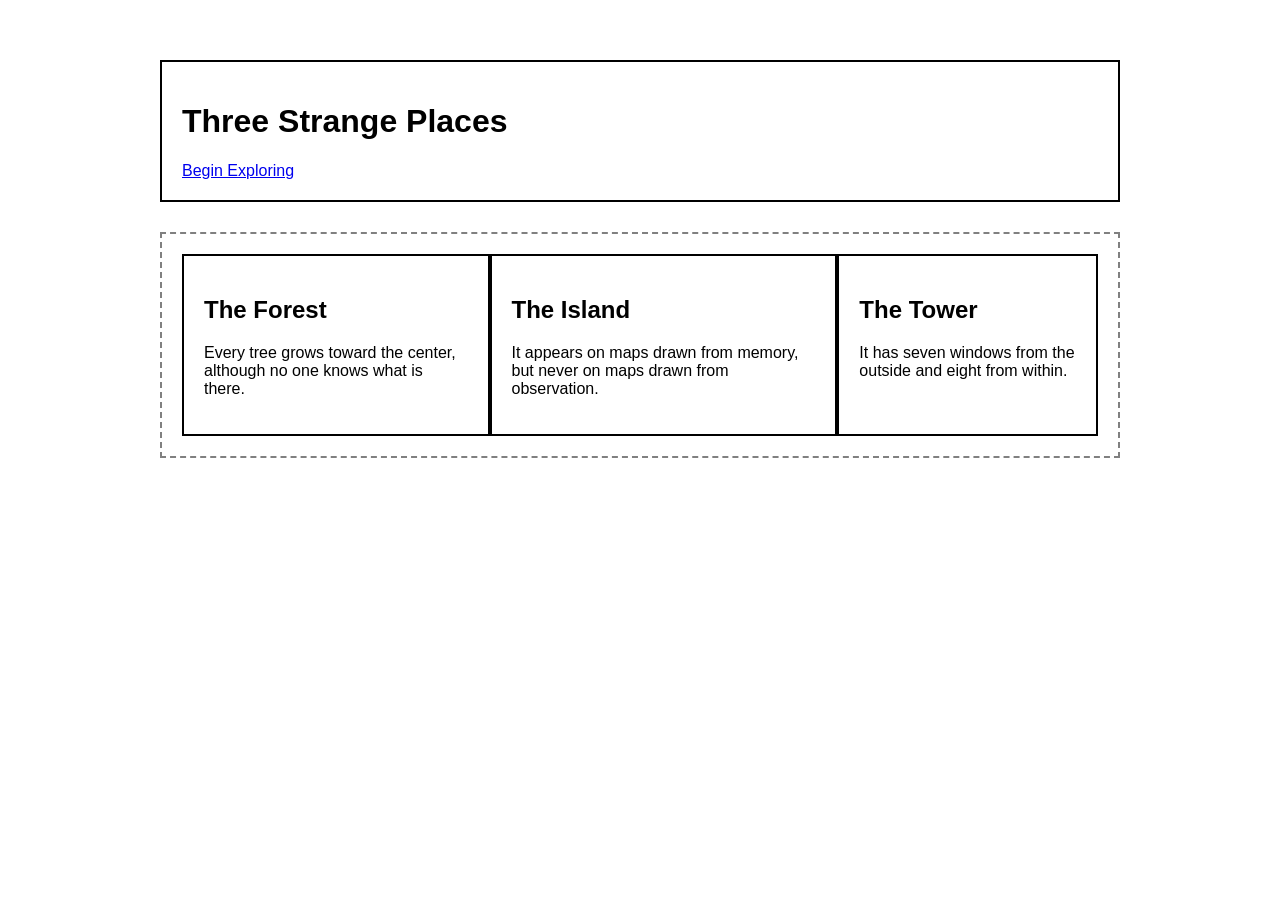
<file: Week 03/exercise one/index.html>
<!DOCTYPE html>
<html lang="en">

<head>
  <meta charset="UTF-8">
  <meta name="viewport" content="width=device-width, initial-scale=1.0">

  <title>Arrange the World</title>

  <link rel="stylesheet" href="style.css">
</head>

<body>

  <header>
    <h1>Three Strange Places</h1>
    <a href="#">Begin Exploring</a>
  </header>

  <main>

    <section class="places">

      <article class="place">
        <h2>The Forest</h2>
        <p>
          Every tree grows toward the center, although no one
          knows what is there.
        </p>
      </article>

      <article class="place">
        <h2>The Island</h2>
        <p>
          It appears on maps drawn from memory, but never on
          maps drawn from observation.
        </p>
      </article>

      <article class="place">
        <h2>The Tower</h2>
        <p>
          It has seven windows from the outside and eight
          from within.
        </p>
      </article>

    </section>

  </main>

</body>

</html>
</file>
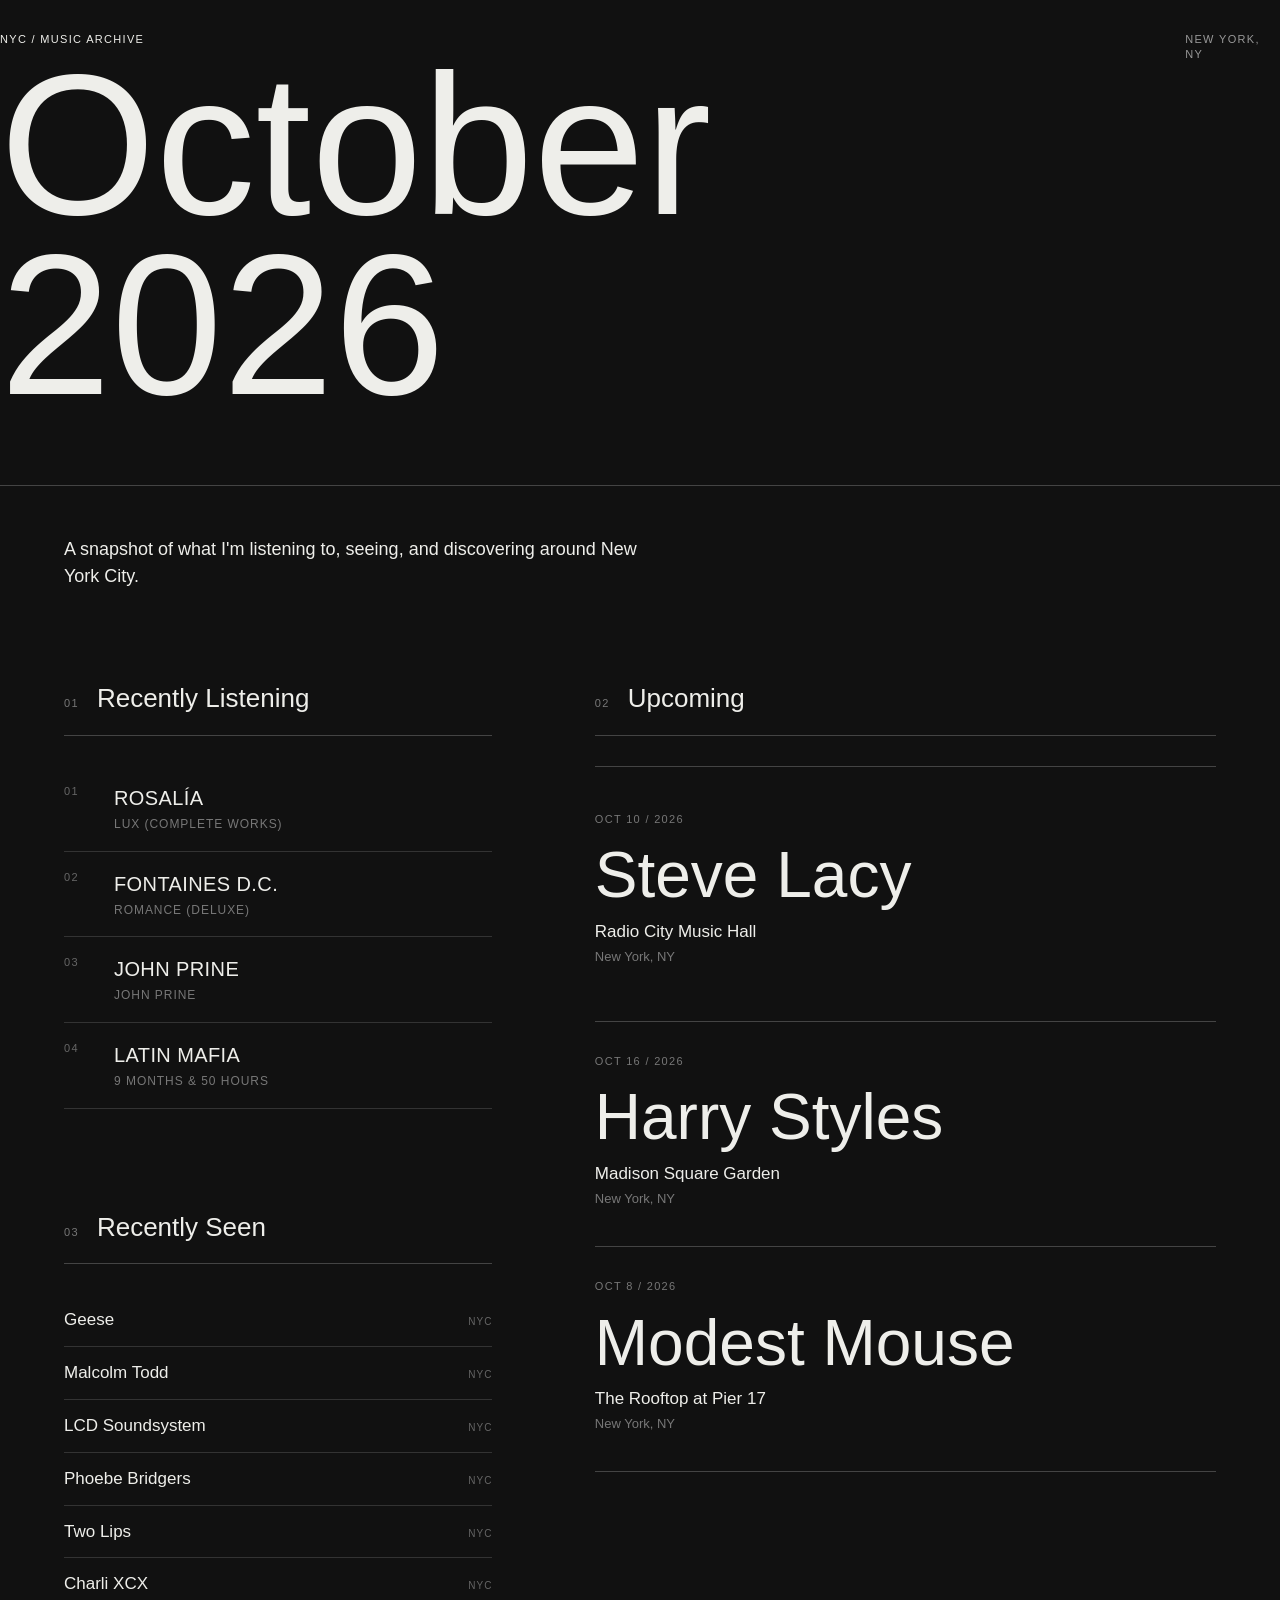
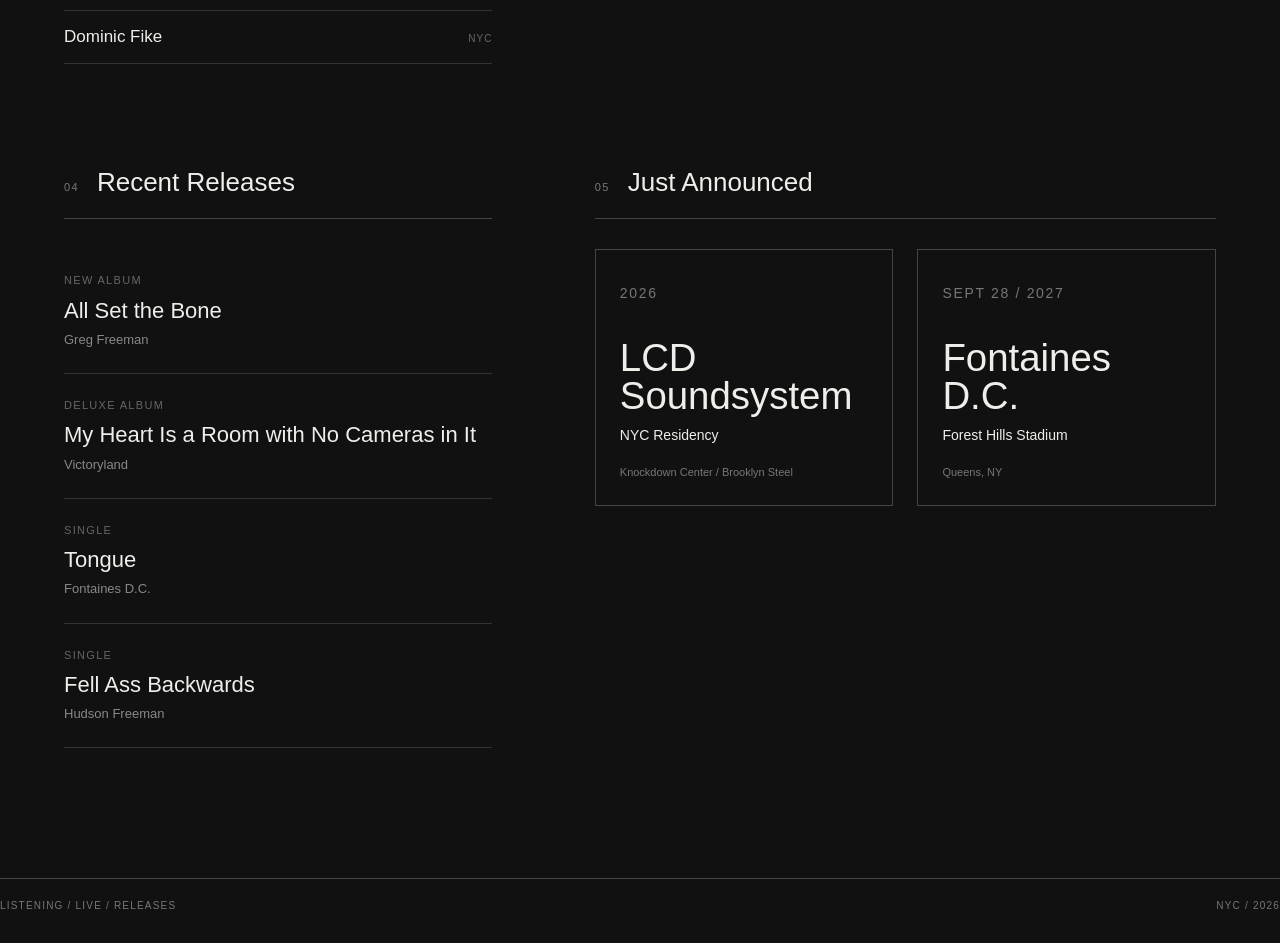
<file: Week 04/assignment/index.html>
<!DOCTYPE html>
<html lang="en">
<head>
    <meta charset="UTF-8">
    <meta name="viewport" content="width=device-width, initial-scale=1.0">

    <title>NYC / Music Archive</title>

    <link rel="stylesheet" href="style.css">
</head>

<body>

    <header class="site-header">

        <section class="header-title">
            <p class="eyebrow">NYC / MUSIC ARCHIVE</p>
            <h1>October 2026</h1>
        </section>

        <p class="header-location">NEW YORK, NY</p>

    </header>


    <main>

        <section class="intro">
            <p>
                A snapshot of what I'm listening to, seeing, and
                discovering around New York City.
            </p>
        </section>


        <section class="music-grid">


            <!-- RECENTLY LISTENING -->

            <section class="section listening">

                <header class="section-header">
                    <span class="section-number">01</span>
                    <h2>Recently Listening</h2>
                </header>

                <section class="listening-list">

                    <article class="listening-item">
                        <span class="item-number">01</span>

                        <section>
                            <h3>ROSALÍA</h3>
                            <p>LUX (Complete Works)</p>
                        </section>
                    </article>


                    <article class="listening-item">
                        <span class="item-number">02</span>

                        <section>
                            <h3>FONTAINES D.C.</h3>
                            <p>Romance (Deluxe)</p>
                        </section>
                    </article>


                    <article class="listening-item">
                        <span class="item-number">03</span>

                        <section>
                            <h3>JOHN PRINE</h3>
                            <p>John Prine</p>
                        </section>
                    </article>


                    <article class="listening-item">
                        <span class="item-number">04</span>

                        <section>
                            <h3>LATIN MAFIA</h3>
                            <p>9 months & 50 hours</p>
                        </section>
                    </article>

                </section>

            </section>



            <!-- UPCOMING CONCERTS -->

            <section class="section upcoming">

                <header class="section-header">
                    <span class="section-number">02</span>
                    <h2>Upcoming</h2>
                </header>


                <section class="upcoming-list">

                    <article class="upcoming-event featured-event">

                        <p class="event-date">OCT 10 / 2026</p>

                        <h3>Steve Lacy</h3>

                        <p class="venue">
                            Radio City Music Hall
                        </p>

                        <p class="city">
                            New York, NY
                        </p>

                    </article>


                    <article class="upcoming-event">

                        <p class="event-date">OCT 16 / 2026</p>

                        <h3>Harry Styles</h3>

                        <p class="venue">
                            Madison Square Garden
                        </p>

                        <p class="city">
                            New York, NY
                        </p>

                    </article>


                    <article class="upcoming-event">

                        <p class="event-date">OCT 8 / 2026</p>

                        <h3>Modest Mouse</h3>

                        <p class="venue">
                            The Rooftop at Pier 17
                        </p>

                        <p class="city">
                            New York, NY
                        </p>

                    </article>

                </section>

            </section>



            <!-- RECENTLY SEEN -->

            <section class="section recently-seen">

                <header class="section-header">
                    <span class="section-number">03</span>
                    <h2>Recently Seen</h2>
                </header>


                <section class="seen-list">

                    <article class="seen-item">
                        <h3>Geese</h3>
                        <span>NYC</span>
                    </article>

                    <article class="seen-item">
                        <h3>Malcolm Todd</h3>
                        <span>NYC</span>
                    </article>

                    <article class="seen-item">
                        <h3>LCD Soundsystem</h3>
                        <span>NYC</span>
                    </article>

                    <article class="seen-item">
                        <h3>Phoebe Bridgers</h3>
                        <span>NYC</span>
                    </article>

                    <article class="seen-item">
                        <h3>Two Lips</h3>
                        <span>NYC</span>
                    </article>

                    <article class="seen-item">
                        <h3>Charli XCX</h3>
                        <span>NYC</span>
                    </article>

                     <article class="seen-item">
                        <h3>Dominic Fike</h3>
                        <span>NYC</span>
                    </article>

                </section>

            </section>



            <!-- RECENT RELEASES -->

            <section class="section releases">

                <header class="section-header">
                    <span class="section-number">04</span>
                    <h2>Recent Releases</h2>
                </header>


                <section class="release-list">

                    <article class="release">

                        <p class="release-type">NEW ALBUM</p>

                        <h3>All Set the Bone</h3>

                        <p class="release-artist">
                            Greg Freeman
                        </p>

                    </article>


                    <article class="release">

                        <p class="release-type">DELUXE ALBUM</p>

                        <h3>
                            My Heart Is a Room
                            with No Cameras in It
                        </h3>

                        <p class="release-artist">
                            Victoryland
                        </p>

                    </article>


                    <article class="release">

                        <p class="release-type">SINGLE</p>

                        <h3>Tongue</h3>

                        <p class="release-artist">
                            Fontaines D.C.
                        </p>

                    </article>


                    <article class="release">

                        <p class="release-type">SINGLE</p>

                        <h3>Fell Ass Backwards</h3>

                        <p class="release-artist">
                            Hudson Freeman
                        </p>

                    </article>

                </section>

            </section>



            <!-- JUST ANNOUNCED -->

            <section class="section announced">

                <header class="section-header">
                    <span class="section-number">05</span>
                    <h2>Just Announced</h2>
                </header>


                <section class="announcement-list">

                    <article class="announcement">

                        <p class="announcement-date">
                            2026
                        </p>

                        <h3>LCD Soundsystem</h3>

                        <p>
                            NYC Residency
                        </p>

                        <span>
                            Knockdown Center / Brooklyn Steel
                        </span>

                    </article>


                    <article class="announcement">

                        <p class="announcement-date">
                            SEPT 28 / 2027
                        </p>

                        <h3>Fontaines D.C.</h3>

                        <p>
                            Forest Hills Stadium
                        </p>

                        <span>
                            Queens, NY
                        </span>

                    </article>

                </section>

            </section>


        </section>

    </main>


    <footer class="site-footer">

        <p>LISTENING / LIVE / RELEASES</p>

        <p>NYC / 2026</p>

    </footer>

</body>
</html>
</file>
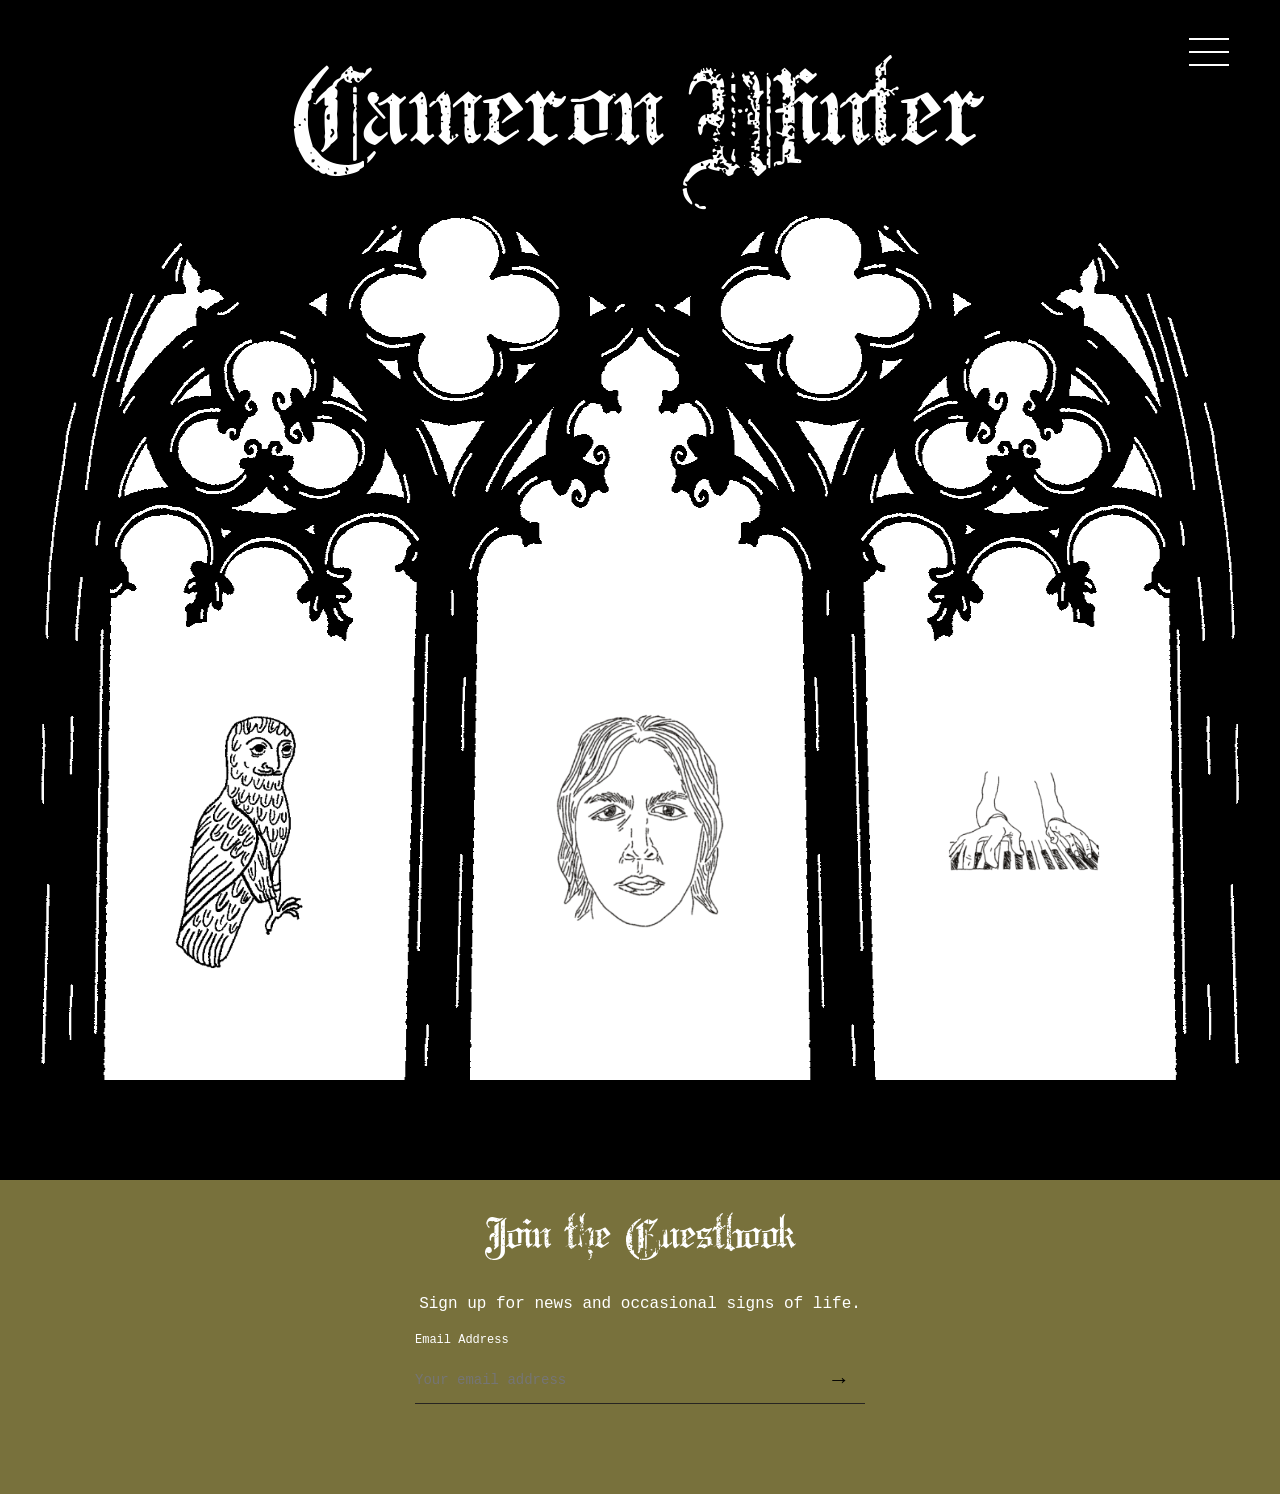
<file: Week 06/cameron_winter_website/index.html>
<!DOCTYPE html>
<html lang="en">

<head>
    <meta charset="UTF-8">
    <meta name="viewport" content="width=device-width, initial-scale=1.0">
    <title>Cameron Winter</title>
    <link rel="stylesheet" href="style.css">
      <link rel="stylesheet" href="menu.css">
</head>

<body>


<!-- UNIVERSAL NAVIGATION -->

<!-- Hidden checkbox controlling menu -->
<input type="checkbox"
       id="menu-toggle"
       class="menu-toggle"
       aria-label="Toggle navigation menu">


<!-- Hamburger icon -->
<label for="menu-toggle" class="hamburger">
    <span></span>
    <span></span>
    <span></span>
</label>


<!-- Dark overlay (click to close) -->
<label for="menu-toggle"
       class="menu-overlay"
       aria-label="Close navigation menu">
</label>


<!-- Slide-out navigation -->
<nav class="side-menu" aria-label="Main navigation">

    <!-- X to close menu -->
    <label for="menu-toggle"
           class="menu-close"
           aria-label="Close navigation menu">
        &times;
    </label>


    <!-- Menu links -->
    <div class="menu-links">

        <a href="dreams.html">dreams</a>

        <a href="https://cameronwinter.lnk.to/LiveatCarnegieHall"
           target="_blank"
           rel="noopener noreferrer">
            listen
        </a>

        <a href="in_the_world.html">in the world</a>

        <a href="theories.html">theories</a>

        <a href="portraits.html">portraits</a>

        <a href="index.html#signup">guestbook</a>

        <a href="store.html">store</a>

    </div>

</nav>


  <!-- Opening Gate Animation -->
    <div class="intro">
        <img src="assets/Gate_Animation.gif" alt="Opening gate animation">
    </div>

<!-- homepage -->
<main class="homepage">

    <!-- header -->
    <header class="home-header">

        <!-- CAMERON WINTER TITLE -->
        <h1 class="home-title">
            <span class="title-cameron">Cameron</span>
            <span class="title-winter">Winter</span>
        </h1>


    </header>

    <!-- DARK OVERLAY -->
<div class="menu-overlay"></div>


<!-- SLIDE-OUT NAVIGATION -->
<nav class="side-menu" id="side-menu" aria-label="Main navigation">

    <button class="menu-close"
            type="button"
            aria-label="Close menu">
        &times;
    </button>

    <div class="menu-links">

        <a href="dreams.html">Dreams</a>

        <a href="https://cameronwinter.lnk.to/LiveatCarnegieHall"
           target="_blank"
           rel="noopener noreferrer">Listen</a>

        <a href="in_the_world.html">In the World</a>

        <a href="theories.html">Theories</a>

        <a href="portraits.html">Portraits</a>

        <a href="index.html#signup">Guestbook</a>

        <a href="store.html">Store</a>

    </div>

</nav>


<!-- windows and illustrations -->
<section class="window-section">

    <div class="window-stage">

        <!-- gothic window PNG -->
        <img src="assets/WindowsUpdated.png"
             class="window-drawing"
             alt="Decorative gothic windows">

        <!-- clickable illustrations -->
        <div class="window-links">

            <!-- left window: owl -->
            <a href="dreams.html" class="window-link owl-link">
                <img src="assets/owl.png"
                     class="window-art"
                     alt="Owl illustration">

                <span class="hover-title">Dreams</span>
            </a>

            <!-- center window: portrait -->
            <a href="https://cameronwinter.lnk.to/LiveatCarnegieHall"
               target="_blank"
               rel="noopener noreferrer"
               class="window-link portrait-link">

                <img src="assets/portrait.png"
                     class="window-art"
                     alt="Cameron Winter portrait">

                <span class="hover-title">Listen</span>
            </a>

            <!-- right window: piano -->
            <a href="in_the_world.html"
               class="window-link piano-link">

                <img src="assets/piano.png"
                     class="window-art"
                     alt="Hands playing piano">

                <span class="hover-title">In the World</span>
            </a>

        </div>

    </div>

</section>


    <!-- scroll down for email -->
    <a href="#signup" class="scroll-text">
        Sign up below ↓
    </a>

</main>

  <!-- black stripe below windows -->
    <div 
    class="black-stripe">
    </div>

    <!-- email sign up section -->
    <footer id="signup" class="signup-section">

<!-- email sign up section -->
<footer id="signup" class="signup-section">

    <h2>Join the Guestbook</h2>

    <p>Sign up for news and occasional signs of life.</p>

    <!-- email form -- doesn't actually function-->
    <form class="email-form">

        <label for="email">Email Address</label>

        <div class="email-box">
            <input
                type="email"
                id="email"
                name="email"
                placeholder="Your email address"
                required>

            <button type="submit" aria-label="Submit email">
                →
            </button>
        </div>

    </form>

</footer>

</body>
</html>
</file>
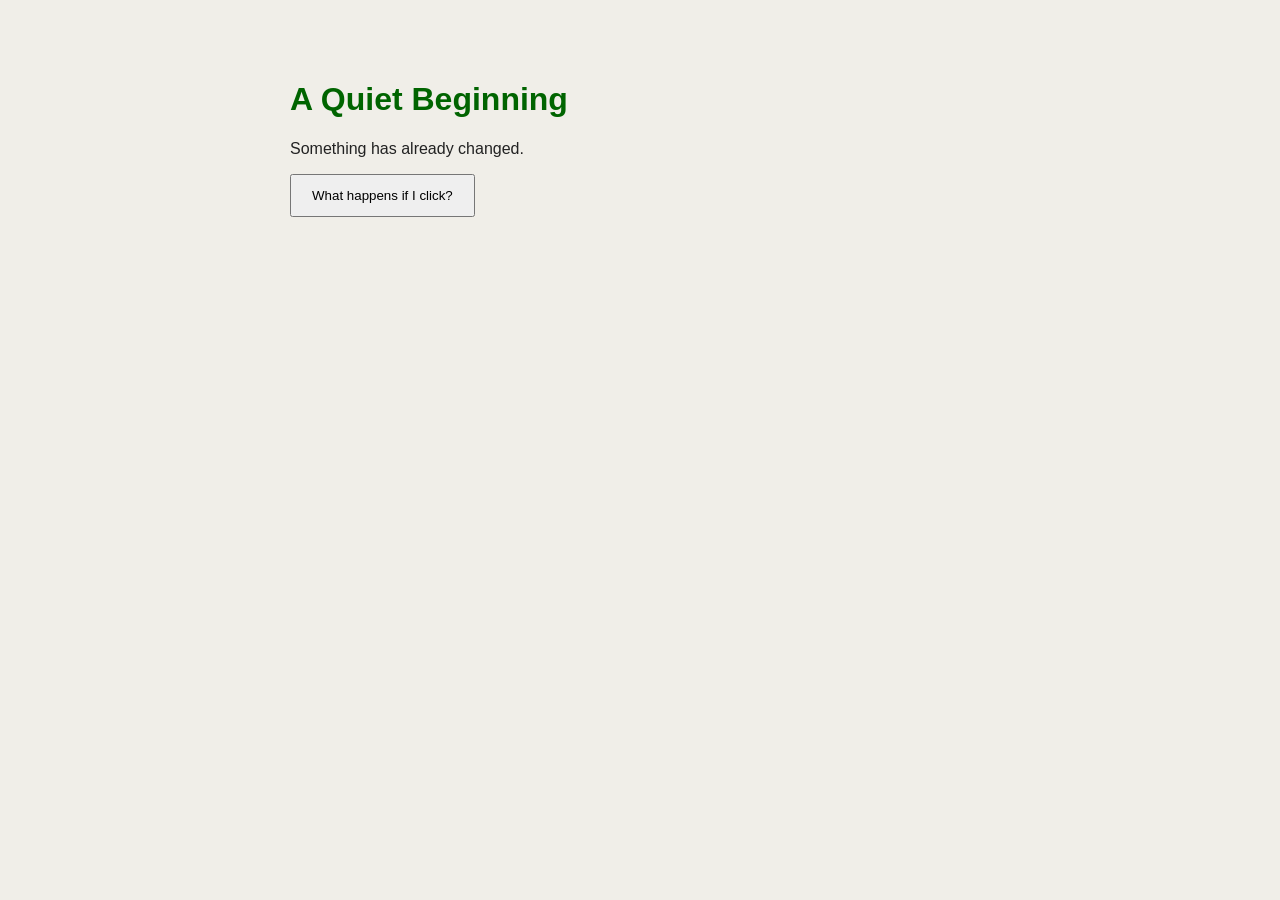
<file: Week 07/first-javascript/index.html>
<!DOCTYPE html>
<html lang="en">

<head>
  <meta charset="UTF-8">
  <meta name="viewport" content="width=device-width, initial-scale=1.0">
  <title>First JavaScript Experiment</title>
  <link rel="stylesheet" href="style.css">
  <script src="script.js" defer></script>
</head>

<body>

  <main>
    <h1 id="title">A Quiet Beginning</h1>

    <p id="message">
      Nothing unusual has happened yet.
    </p>

    <button id="change-button">
      What happens if I click?
    </button>
  </main>

</body>
</html>
</file>
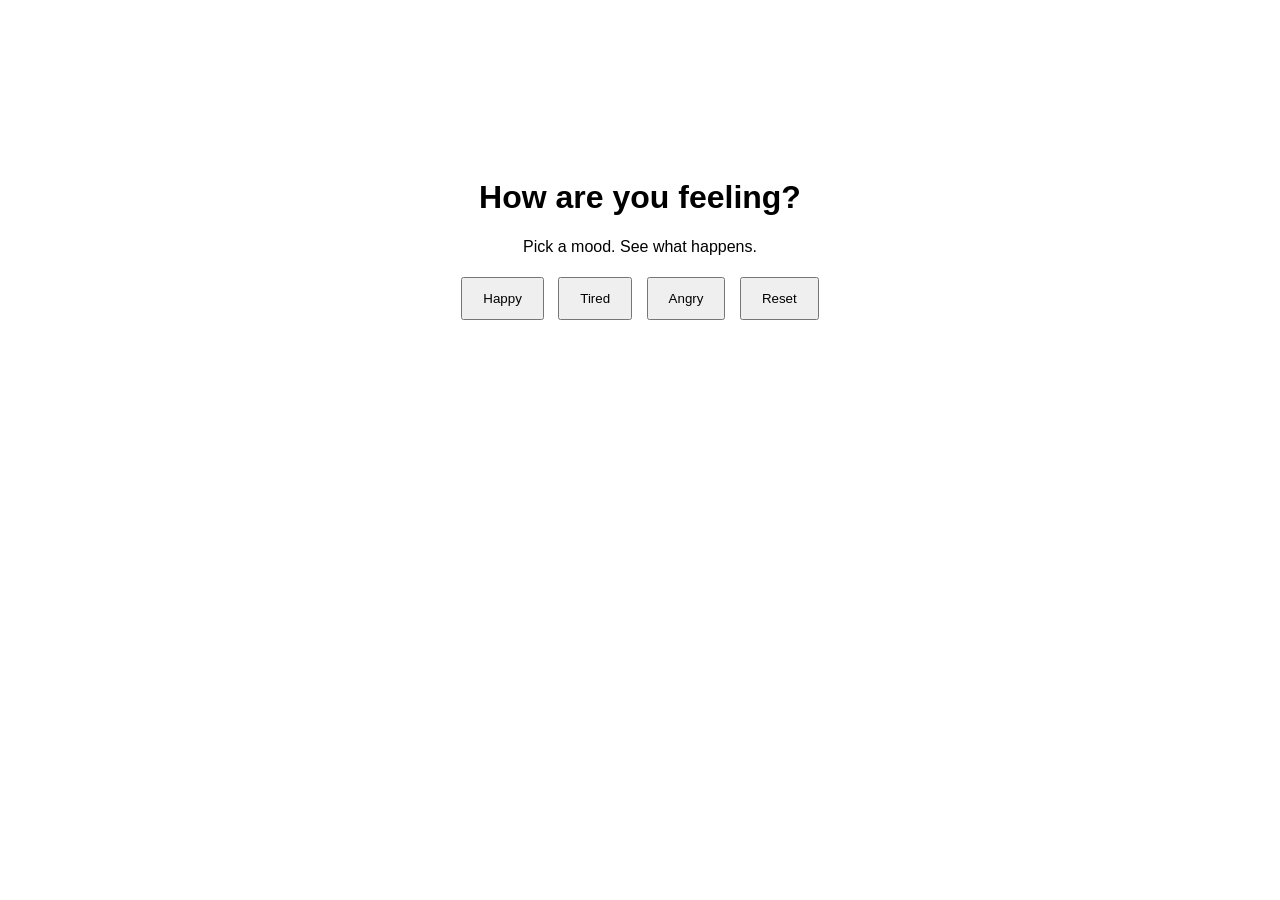
<file: Week 07/homework/index.html>
<!DOCTYPE html>
<html lang="en">
<head>
  <meta charset="UTF-8">
  <meta name="viewport" content="width=device-width, initial-scale=1.0">
  <title>Pick a Mood</title>
  <link rel="stylesheet" href="style.css">
  <script src="script.js" defer></script>
</head>
<body>
  <h1 id="title">How are you feeling?</h1>
  <p id="message">Pick a mood. See what happens.</p>

  <button id="happy">Happy</button>
  <button id="tired">Tired</button>
  <button id="angry">Angry</button>
  <button id="reset">Reset</button>
</body>
</html>
</file>
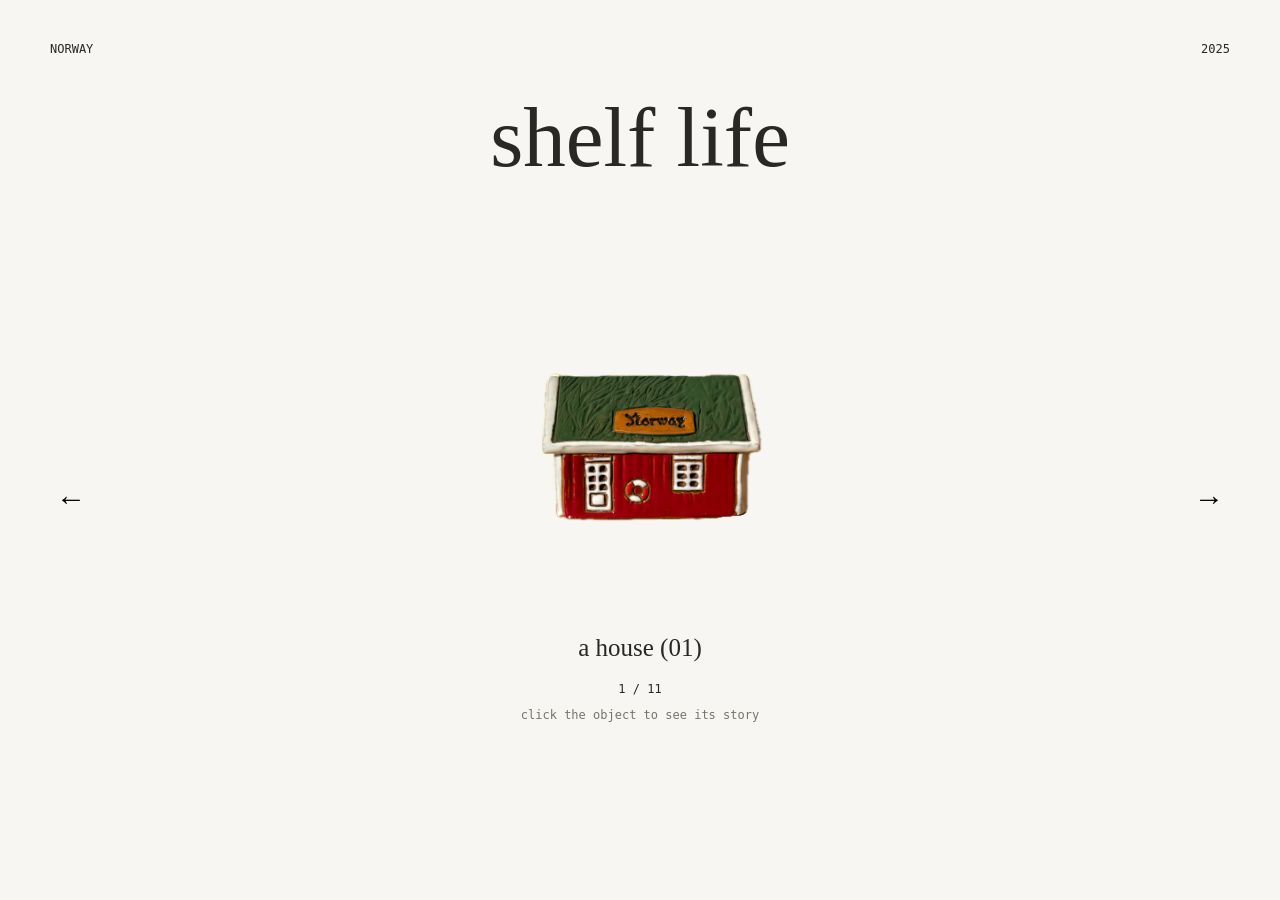
<file: Week 08/shelf life/index.html>
<!DOCTYPE html>
<html lang="en">

<head>
    <meta charset="UTF-8">
    <meta name="viewport" content="width=device-width, initial-scale=1.0">

    <title>shelf life</title>

    <link rel="stylesheet" href="style.css">
    <script src="script.js" defer></script>
</head>

<body>

    <main>

        <header>

            <section class="details">
                <p id="location"></p>
                <p id="year"></p>
            </section>

            <h1>shelf life</h1>

        </header>


        <section class="collection">

            <button id="previous">←</button>

            <section class="object">

                <section id="display">

                    <img id="object-image" src="" alt="">

                    <section id="story">
                        <h2 id="story-title"></h2>
                        <p id="story-text"></p>
                    </section>

                </section>

                <h2 id="object-name"></h2>

                <p id="counter"></p>

                <p class="instruction">click the object to see its story</p>

            </section>

            <button id="next">→</button>

        </section>

    </main>

</body>
</html>
</file>
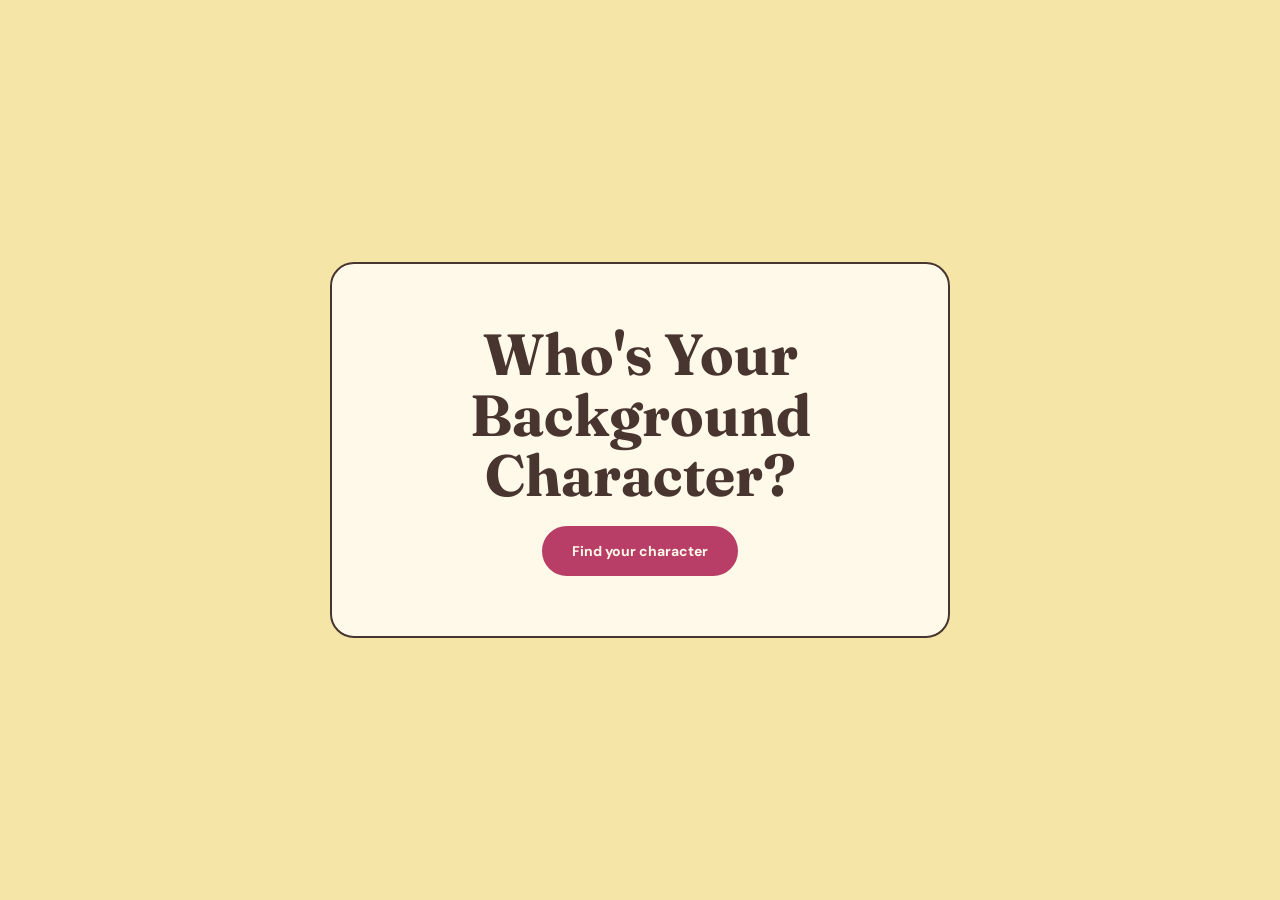
<file: Week 09/homework/index.html>
<!DOCTYPE html>
<html lang="en">
<head>
    <meta charset="UTF-8">
    <meta name="viewport" content="width=device-width, initial-scale=1.0">
    <title>Who's Your Background Character?</title>
    <link rel="stylesheet" href="style.css">
</head>

<body>

    <main class="container">

        <!-- HOME SCREEN -->
        <section id="home-screen" class="screen">

            <h1>Who's Your<br>Background Character?</h1>


            <button id="start-button" class="main-button">
                Find your character
            </button>
        </section>


        <!-- QUESTION 1 -->
        <section id="question-1" class="screen" hidden>
            <p class="eyebrow">A LITTLE ABOUT YOU</p>

            <h2>What's your ideal way to spend an afternoon?</h2>

            <div class="answers">
                <label class="answer">
                    <input type="radio" name="q1" value="coffee">
                    <span>Sitting in a coffee shop</span>
                </label>

                <label class="answer">
                    <input type="radio" name="q1" value="headphone">
                    <span>Wandering around with no destination</span>
                </label>

                <label class="answer">
                    <input type="radio" name="q1" value="bodega">
                    <span>Staying home</span>
                </label>

                <label class="answer">
                    <input type="radio" name="q1" value="sidequest">
                    <span>Going somewhere just to look around</span>
                </label>
            </div>

            <p class="error-message" id="error-1"></p>

            <button class="main-button next-button" data-next="2">
                Next
            </button>
        </section>


        <!-- QUESTION 2 -->
        <section id="question-2" class="screen" hidden>
            <p class="eyebrow">A LITTLE ABOUT YOU</p>

            <h2>What's most likely to distract you?</h2>

            <div class="answers">
                <label class="answer">
                    <input type="radio" name="q2" value="bodega">
                    <span>An animal I see on the street</span>
                </label>

                <label class="answer">
                    <input type="radio" name="q2" value="headphone">
                    <span>A song playing somewhere</span>
                </label>

                <label class="answer">
                    <input type="radio" name="q2" value="pigeon">
                    <span>Something interesting happening nearby</span>
                </label>

                <label class="answer">
                    <input type="radio" name="q2" value="coffee">
                    <span>A good-looking dessert</span>
                </label>
            </div>

            <p class="error-message" id="error-2"></p>

            <button class="main-button next-button" data-next="3">
                Next
            </button>
        </section>


        <!-- QUESTION 3 -->
        <section id="question-3" class="screen" hidden>
            <p class="eyebrow">ALMOST THERE</p>

            <h2>What's your current energy level?</h2>

            <div class="answers">
                <label class="answer">
                    <input type="radio" name="q3" value="bodega">
                    <span>Barely functioning</span>
                </label>

                <label class="answer">
                    <input type="radio" name="q3" value="sidequest">
                    <span>Slowly getting there</span>
                </label>

                <label class="answer">
                    <input type="radio" name="q3" value="pigeon">
                    <span>Ready for anything</span>
                </label>
            </div>

            <p class="error-message" id="error-3"></p>

            <button class="main-button" id="result-button">
                Reveal my character
            </button>
        </section>


        <!-- RESULTS SCREEN -->
        <section id="results-screen" class="screen" hidden>
            <p class="eyebrow">YOUR OFFICIAL UNOFFICIAL RESULT</p>

            <p id="result-emoji" class="result-emoji"></p>

            <h2 id="result-title"></h2>

            <p id="result-description" class="result-description"></p>

            <button id="reset-button" class="main-button">
                Find another character
            </button>
        </section>

    </main>

    <script src="script.js"></script>
</body>
</html>
</file>
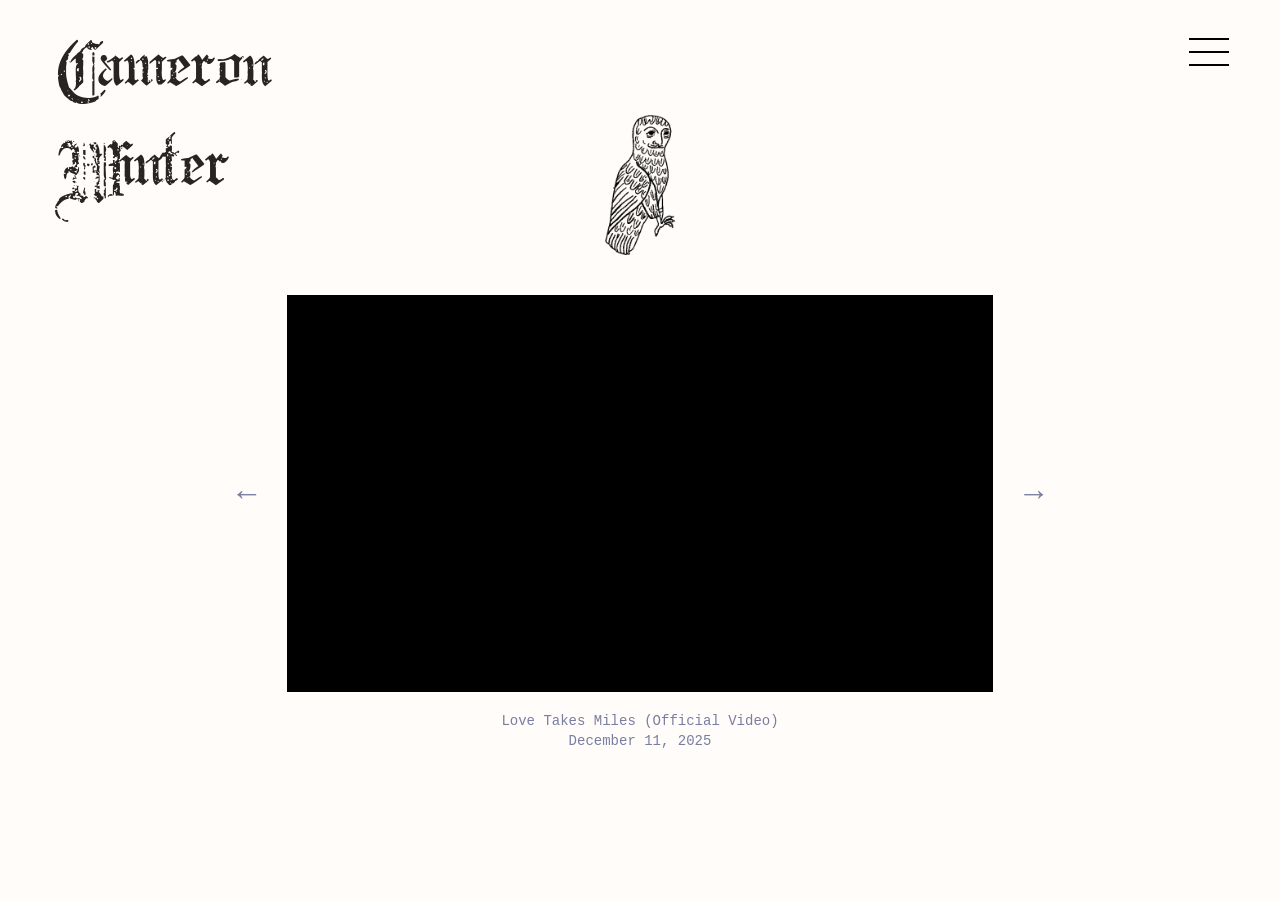
<file: Week 06/cameron_winter_website/dreams.html>
<!DOCTYPE html>
<html lang="en">

<head>
    <meta charset="UTF-8">
    <meta name="viewport"
          content="width=device-width, initial-scale=1.0">

    <title>Dreams | Cameron Winter</title>

    <link rel="stylesheet" href="dreams.css">
    <link rel="stylesheet" href="menu.css">

    <script src="dreams.js" defer></script>
</head>

<body>

    <!-- UNIVERSAL NAVIGATION -->

    <input type="checkbox"
           id="menu-toggle"
           class="menu-toggle"
           aria-label="Toggle navigation menu">

    <label for="menu-toggle" class="hamburger">
        <span></span>
        <span></span>
        <span></span>
    </label>

    <label for="menu-toggle"
           class="menu-overlay"
           aria-label="Close navigation menu">
    </label>

    <nav class="side-menu" aria-label="Main navigation">

        <label for="menu-toggle"
               class="menu-close"
               aria-label="Close navigation menu">
            &times;
        </label>

        <div class="menu-links">
            <a href="dreams.html">Dreams</a>

            <a href="https://cameronwinter.lnk.to/LiveatCarnegieHall"
               target="_blank"
               rel="noopener noreferrer">Listen</a>

            <a href="in-the-world.html">In the World</a>

            <a href="theories.html">Theories</a>

            <a href="portraits.html">Portraits</a>

            <a href="index.html#signup">Guestbook</a>

            <a href="store.html">Store</a>
        </div>

    </nav>


    <!-- HEADER -->

    <header class="dreams-header">

        <a href="index.html" class="logo">
            <span>Cameron</span>
            <span>Winter</span>
        </a>

    </header>


    <!-- MAIN CONTENT -->

    <main class="dreams-page">

        <!-- OWL ILLUSTRATION -->

        <div class="dreams-owl">
            <img src="assets/owl.png"
                 alt="Owl illustration">
        </div>


        <!-- VIDEO CAROUSEL -->

        <section class="dreams-carousel"
                 aria-label="Cameron Winter music videos">

            <div class="carousel-layout">

                <!-- PREVIOUS VIDEO -->
                <button class="carousel-arrow previous"
                        type="button"
                        aria-label="Previous video">
                    &#8592;
                </button>


               <!-- YOUTUBE VIDEO -->


<div class="video-container">

    <iframe
        id="dreams-video"
        src="https://www.youtube.com/embed/U4UFAejSQFA?si=jux9-E1seYevLEjH"
        title="Cameron Winter music video"
        referrerpolicy="strict-origin-when-cross-origin"
        allow="accelerometer; autoplay; clipboard-write; encrypted-media; gyroscope; picture-in-picture; web-share"
        allowfullscreen>
    </iframe>

</div>



                <!-- NEXT VIDEO -->
                <button class="carousel-arrow next"
                        type="button"
                        aria-label="Next video">
                    &#8594;
                </button>

            </div>


            <!-- VIDEO CAPTION -->

            <div class="video-caption" aria-live="polite">

                <p id="video-title">
                    Love Takes Miles (Official Video)
                </p>

                <p id="video-date">
                    December 11, 2025
                </p>

            </div>

        </section>


    </main>

</body>
</html>
</file>
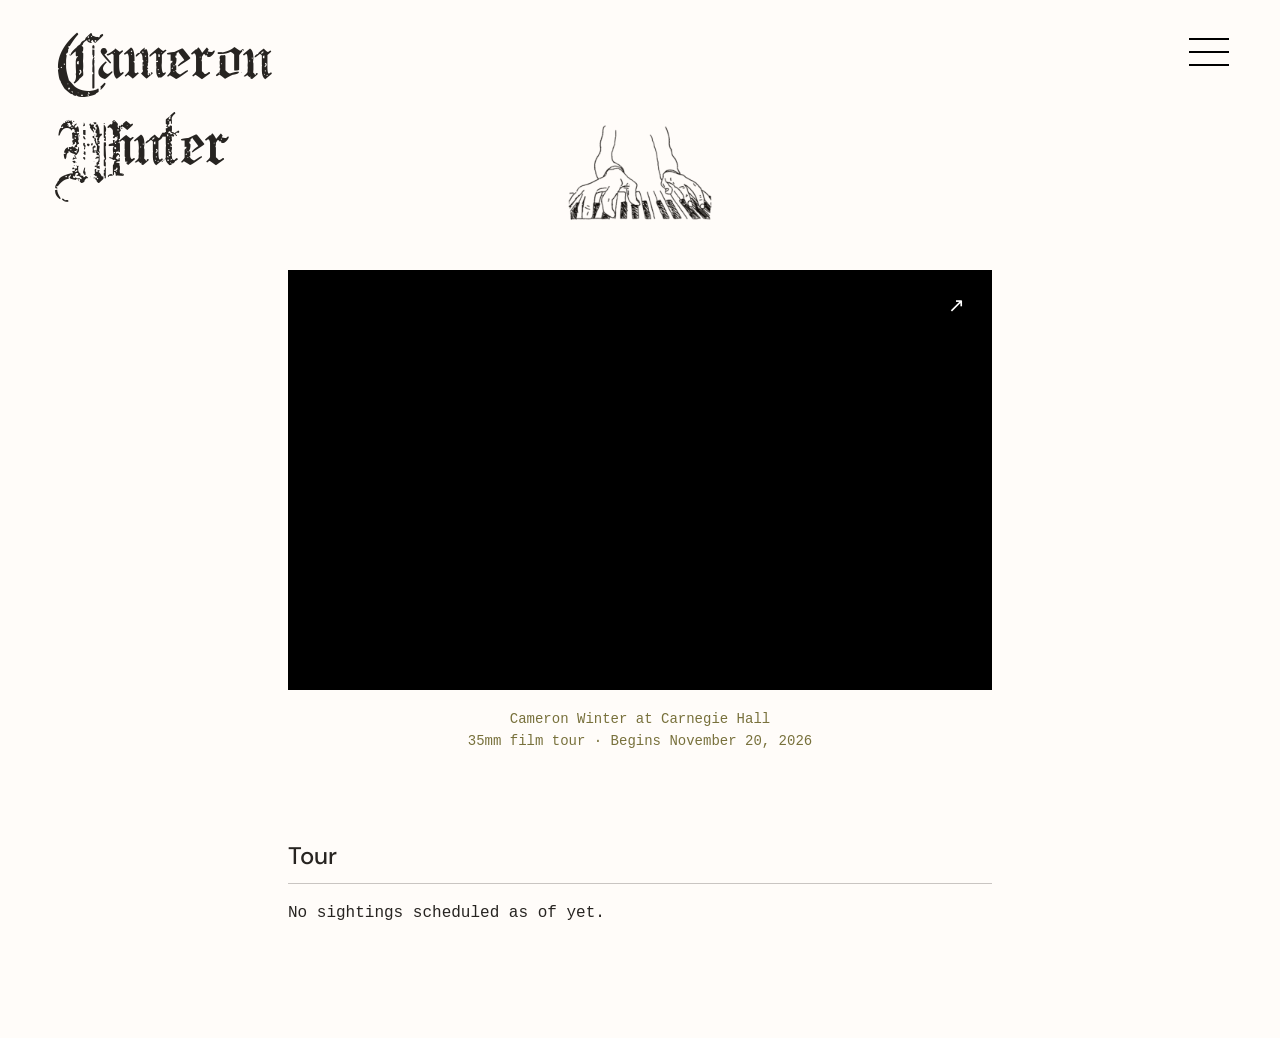
<file: Week 06/cameron_winter_website/in_the_world.html>
<!DOCTYPE html>
<html lang="en">

<head>
    <meta charset="UTF-8">
    <meta name="viewport" content="width=device-width, initial-scale=1.0">

    <title>In the World | Cameron Winter</title>

    <link rel="stylesheet" href="in_the_world.css">
      <link rel="stylesheet" href="menu.css">
</head>

<body>


<!-- UNIVERSAL NAVIGATION -->

<!-- Hidden checkbox controlling menu -->
<input type="checkbox"
       id="menu-toggle"
       class="menu-toggle"
       aria-label="Toggle navigation menu">


<!-- Hamburger icon -->
<label for="menu-toggle" class="hamburger">
    <span></span>
    <span></span>
    <span></span>
</label>


<!-- Dark overlay (click to close) -->
<label for="menu-toggle"
       class="menu-overlay"
       aria-label="Close navigation menu">
</label>


<!-- Slide-out navigation -->
<nav class="side-menu" aria-label="Main navigation">

    <!-- X to close menu -->
    <label for="menu-toggle"
           class="menu-close"
           aria-label="Close navigation menu">
        &times;
    </label>


    <!-- Menu links -->
    <div class="menu-links">

        <a href="dreams.html">dreams</a>

        <a href="https://cameronwinter.lnk.to/LiveatCarnegieHall"
           target="_blank"
           rel="noopener noreferrer">
            listen
        </a>

        <a href="in_the_world.html">in the world</a>

        <a href="theories.html">theories</a>

        <a href="portraits.html">portraits</a>

        <a href="index.html#signup">guestbook</a>

        <a href="store.html">store</a>

    </div>

</nav>


    <!-- HEADER -->
    <header class="world-header">

        <!-- Cameron Winter wordmark -->
        <a href="index.html" class="logo">
            <span>Cameron</span>
            <span>Winter</span>
        </a>

    </header>


    <!-- MAIN PAGE -->
    <main class="world-page">

        <!-- Piano hands illustration -->
        <div class="pianoHands">
            <img src="assets/piano.png"
                 alt="Hands playing piano">
        </div>


        <!-- FILM WEBSITE SECTION -->
        <section class="film-section">
<!-- embedded website part -->
           <div class="film-embed">

    <iframe
        src="https://cameronwinter.film/"
        title="Cameron Winter at Carnegie Hall"
        loading="lazy">
    </iframe>

    <a href="https://cameronwinter.film/"
       target="_blank"
       rel="noopener noreferrer"
       class="film-open-link"
       aria-label="Open full film website">
        ↗
    </a>

</div>

            <!-- Link to full external website -->
            <a href="https://cameronwinter.film/"
               target="_blank"
               rel="noopener noreferrer"
               class="film-caption">

                <span>Cameron Winter at Carnegie Hall</span>

                <span>35mm film tour · Begins November 20, 2026 </span>

            </a>

        </section>


        <!-- TOUR SECTION -->
        <section class="tour-section">

            <h2>Tour</h2>

            <div class="tour-divider"></div>

            <p>No sightings scheduled as of yet.</p>

        </section>

    </main>

</body>
</html>
</file>
<file: Week 03/exercise one/style.css>
* {
  box-sizing: border-box;
}

body {
  max-width: 1000px;
  margin: 40px auto;
  padding: 20px;
  font-family: Arial, sans-serif;
}

header {
  padding: 20px;
  border: 2px solid black;
  position:static;
}

.places {
  margin-top: 30px;
  padding: 20px;
  border: 2px dashed gray;
display: flex;

}

.place {
  padding: 20px;
  border: 2px solid black;
}
</file>
<file: Week 04/assignment/style.css>
* {
    box-sizing: border-box;
}

html {
    scroll-behavior: smooth;
}

body {
    margin: 0;

    background: #111111;
    color: #eeeeea;

    font-family: Arial, Helvetica, sans-serif;

    line-height: 1.4;
}

h1,
h2,
h3,
p {
    margin: 0;
}

section {
    min-width: 0;
}


/*  HEADER */

.site-header {

    max-width: 1400px; 
    margin: 0 auto;

    padding: 32px 0 70px;

    display: flex;
    justify-content: space-between;
    align-items: flex-start;

    border-bottom: 1px solid #444444;
}

.eyebrow,
.header-location,
.section-number,
.item-number,
.event-date,
.release-type,
.announcement-date {
    font-size: 11px;

    letter-spacing: 0.12em;

    text-transform: uppercase;
}

.header-title h1 {
    margin-top: 8px;

    font-size: 200px; 

    font-weight: 400;

    line-height: 0.9;
    transition:1s;
}

.header-location {
    color: #999999;
}


/* MAIN */

main {
 
    max-width: 1400px;
  width: 90%;

    margin: 0 auto;
}


/*  INTRO */

.intro {

    width: 50%;
    padding: 50px 0 90px;
}

.intro p {
    font-size: 18px;

    line-height: 1.5;
}


/* MAIN GRID */

/*
    The main composition uses two columns.

    The left side contains smaller supporting
    sections.

    The right side gives more space to
    upcoming concerts, making them the
    dominant part of the composition.
*/

.music-grid {
    display: grid;

    grid-template-columns: 1fr 1.45fr;

    column-gap: 8vw;

    row-gap: 100px;

    align-items: start;
}


/*  SECTION HEADERS */

.section-header {
    display: flex;

    align-items: baseline;

    gap: 18px;

    padding-bottom: 18px;

    margin-bottom: 30px;

    border-bottom: 1px solid #444444;
}

.section-header h2 {
    font-size: 26px;

    font-weight: 400;
}

.section-number {
    color: #777777;
}


/* RECENTLY LISTENING */

.listening {
    grid-column: 1;
}

.listening-list {
    display: flex;

    flex-direction: column;

    gap: 0;
}

.listening-item {
    display: grid;

    grid-template-columns: 35px 1fr;

    gap: 15px;

    padding: 18px 0;

    border-bottom: 1px solid #333333;
}

.item-number {
    color: #666666;
}

.listening-item h3 {
    font-size: 20px;

    font-weight: 400;

    letter-spacing: 0.02em;
}

.listening-item p {
    margin-top: 4px;

    color: #777777;

    font-size: 12px;

    text-transform: uppercase;

    letter-spacing: 0.08em;
}


/* UPCOMING */

.upcoming {
    grid-column: 2;

    grid-row: 1 / span 2;
}

.upcoming-list {
    display: flex;

    flex-direction: column;

    gap: 0;
}

.upcoming-event {
    padding: 32px 0 38px;

    border-bottom: 1px solid #444444;
}

.upcoming-event:first-child {
    border-top: 1px solid #444444;
}

.event-date {
    margin-bottom: 18px;

    color: #777777;
}

.upcoming-event h3 {
    font-size: clamp(38px, 5vw, 70px);

    font-weight: 400;

    line-height: 0.95;
}

.venue {
    margin-top: 14px;

    font-size: 17px;
}

.city {
    margin-top: 4px;

    color: #777777;

    font-size: 13px;
}

.featured-event {
    padding-top: 45px;

    padding-bottom: 55px;
}


/* RECENTLY SEEN */

.recently-seen {
    grid-column: 1;
}

.seen-list {
    display: flex;

    flex-direction: column;

    gap: 0;
}

.seen-item {
    display: flex;

    justify-content: space-between;

    align-items: baseline;

    gap: 20px;

    padding: 14px 0;

    border-bottom: 1px solid #333333;
}

.seen-item h3 {
    font-size: 17px;

    font-weight: 400;
}

.seen-item span {
    color: #666666;

    font-size: 10px;

    letter-spacing: 0.1em;

    text-transform: uppercase;
}


/* RECENT RELEASES */

.releases {
    grid-column: 1;
}

.release-list {
    display: flex;

    flex-direction: column;

    gap: 0;
}

.release {
    padding: 24px 0;

    border-bottom: 1px solid #333333;
}

.release-type {
    margin-bottom: 10px;

    color: #666666;
}

.release h3 {
    font-size: 22px;

    font-weight: 400;

    line-height: 1.1;
}

.release-artist {
    margin-top: 8px;

    font-size: 13px;

    color: #888888;
}


/* JUST ANNOUNCED*/

.announced {
    grid-column: 2;
}

.announcement-list {
    display: grid;

    grid-template-columns: 1fr 1fr;

    gap: 24px;
}

.announcement {
    padding: 24px;

    border: 1px solid #444444;

    min-height: 220px;

    display: flex;

    flex-direction: column;

    justify-content: space-between;
}

.announcement-date {
    color: #777777;
}

.announcement h3 {
    margin-top: 35px;

    font-size: clamp(25px, 3vw, 40px);

    font-weight: 400;

    line-height: 1;
}

.announcement p {
    margin-top: 10px;

    font-size: 14px;
}

.announcement span {
    margin-top: 20px;

    color: #777777;

    font-size: 11px;
}


/*  FOOTER */

.site-footer {
   max-width: 1400px; 

    margin: 130px auto 0;

    padding: 20px 0 30px;

    border-top: 1px solid #444444;

    display: flex;

    justify-content: space-between;

    color: #777777;

    font-size: 10px;

    letter-spacing: 0.12em;
}

@media(max-width: 850px){
    .header-title h1{
font-size: 100px;
    }

@media(max-width: 600px){
    .header-title h1{
        font-size: 50px;
    }
}
}

.upcoming-event h3:hover{
 color: green;
 font-size: 80px;
}

.header-title h1:hover{
    color: orange;
}

.seen-item h3:hover{
    transform: rotate(10deg) scale(1.5);
}
</file>
<file: Week 06/cameron_winter_website/style.css>
/* Constant Page Settings */

* {
    box-sizing: border-box;
}

body {
    margin: 0;
    background-color: #FFFCF9;
}
 /* Homepage Fonts and Colors*/

 @import url('https://fonts.googleapis.com/css2?family=DM+Sans:wght@400;500;600&display=swap');

@font-face {
    font-family: 'Old England Gothic';
    src: url('assets/Old\ England\ Gothic.otf')
         format('TrueType');
         font-weight: normal;
         font-style: normal; 
}

@font-face{
    font-family:'Stamping Nico';
    src: url('assets/Stamping\ Nico.ttf')
    format('TrueType');
    font-weight: normal
}


:root {
    --cream: #FFFCF9;
    --black: #000000;
    --blue: #787EA2;
}

html {
    scroll-behavior: smooth;
}

/* Opening Gate Animation */

.intro {
    position: fixed;
    top: 0;
    left: 0;

    width: 100%;
    height: 100vh;

    background-color: white;
    z-index: 100;

    animation: hideIntro 0s 1.8s forwards;
}

/* Gate GIF*/

.intro img {
    width: 100%;
    height: 100%;
    object-fit: cover;

    animation: hideGate 0s 1.5s forwards;
}

/* to hide the gate after 3 seconds */

@keyframes hideGate {
    to {
        visibility: hidden;
    }
}

/* to hide the white intro screen after 0.3 seconds */

@keyframes hideIntro {
    to {
        visibility: hidden;
    }
}


/* homepage */

.homepage {
    position: relative;

    width: 100%;
    height: 100vh;
    min-height: 0;

    background-color: #000000;

    overflow: hidden;
}



/* homepage background */

.homepage {
    position: relative;
    min-height: 120vh;
    background-color: #FFFCF9;

    display: flex;
    flex-direction: column;
    align-items: center;

    overflow: hidden;
}


/* header */

.home-header {
    position: absolute;

    top: 0;
    left: 0;

    width: 100%;
    height: 180px;

    display: flex;
    justify-content: center;
    align-items: flex-start;

    z-index: 5;
}


/* cameron winter title */

.home-title {
    display: flex;
    justify-content: center;
    align-items: center;

    gap: 25px;

    margin: 45px 0 0;

    font-family: 'Old England Gothic', serif;
    font-size: 155px;
    font-weight: normal;

    color: white;

    position: relative;
    z-index: 4;
}

/* .title-cameron {
    display: inline-block;
    transform: rotate(-5deg) translateY(8px);
} */

/* .title-winter {
    display: inline-block;
    transform: rotate(10deg) translateY(8px);
} */

:root {
    --menu-icon-color: white;
}


/* window section */

.window-section {
    position: absolute;

    top: 0;
    left: 0;

    width: 100%;
    height: 100%;

    margin: 0;
    padding: 0;
}


/* background window panels */

.window-backgrounds {
    position: absolute;
    inset: 0;

    display: flex;
    justify-content: space-around;
    align-items: flex-end;

    padding: 0 10% 5%;
}

.window-panel {
    width: 29%;
    height: 67%;


    border-radius: 48% 48% 7% 7% / 22% 22% 5% 5%;
}

/* window png */

.window-drawing {
    position: absolute;

    top: 0;
    left: 50%;

    width: 110%;
    height: 100%;

    transform: translateX(-50%);

    object-fit: fill;

    pointer-events: none;

    z-index: 1;
}



/* WINDOW SECTION */

.window-section {
    position: absolute;

    top: 0;
    left: 0;

    width: 100%;
    height: 100%;

    margin: 0;
    padding: 0;
}


/* SHARED WINDOW STAGE */

.window-stage {
    position: absolute;

    top: 0;
    left: 50%;

    width: 110%;
    height: 100%;

    transform: translateX(-50%);
}


/* ILLUSTRATION CONTAINER */

.window-links {
    position: absolute;

    inset: 0;

    z-index: 3;

    pointer-events: none;
}


/* INDIVIDUAL ILLUSTRATION LINKS */

.window-link {
    position: absolute;

    top: 76%;

    width: 19%;
    height: 35%;

    transform: translate(-50%, -50%);

    display: block;

    text-decoration: none;
    color: black;

    pointer-events: auto;
}


/* POSITION LINKS IN EACH WINDOW */

/* left window */
.owl-link {
    left: 21.5%;
     width: 13%;
    height: 25%;
    top: 78%;
}

/* center window */
.portrait-link {
    left: 50%;
    width: 13%;
    height: 30%;
}

/* right window */
.piano-link {
    left: 77.3%;
    width: 13%;
    height: 37%;
}


/* SHARED ILLUSTRATION STYLING */

.window-art {
    display: block;

    width: 100%;
    height: 100%;

    object-fit: contain;

    transition: opacity 0.3s ease;
}


/* HOVER TEXT */

.hover-title {
    position: absolute;

    top: 50%;
    left: 50%;

    transform: translate(-50%, -50%);

    font-family: "Courier New", monospace;
    font-size: 22px;
    font-weight: 700;

    white-space: nowrap;

    color: black;

    opacity: 0;

    pointer-events: none;

    transition: opacity 0.3s ease;
}


/* HOVER EFFECTS */

.window-link:has(.window-art:hover) .window-art {
    opacity: 0.65;
}

.window-link:has(.window-art:hover) .hover-title {
    opacity: 1;
}

/* email sign up words */

.scroll-text {
    position: absolute;

    bottom: 30px;
    left: 50%;

    transform: translateX(-50%);

    font-family: "courier new", monospace;
    font-size: 12px;
    font-weight: 500;

    text-transform: uppercase;
    letter-spacing: 2px;

    color: white;
    text-decoration: none;

    z-index: 5;
}

/* BLACK STRIPE BELOW WINDOWS */

.black-stripe {
    width: 100%;
    height: 100px;

    background-color: black;
}

/* email sign up section */

.signup-section {
    width: 100%;
    min-height: 150px;

    padding: 15px 15px;

    /* background-color: #A09DBA; */
    background-color: #78713C;
    color: #FFFFFF;

    text-align: center;
}

.signup-section h2 {
    margin: 0 0 15px;

    font-family: "Old England Gothic", serif;
    font-size: 60px;
    font-weight: normal;
}

.signup-section p {
    font-family: "courier new", monospace;
    font-size: 16px;
    margin-bottom: 20px;
}


/* email form -- not working yet*/

.email-form {
    width: min(450px, 90%);
    margin: 0 auto 60px;

    text-align: left;
}

.email-form label {
    display: block;
    margin-bottom: 10px;

    font-family: 'courier new', monospace;
    font-size: 12px;
}

.email-box {
    display: flex;
    border-bottom: 1px solid #272421;
}

.email-box input {
    flex: 1;
    min-width: 0;

    padding: 12px 0;

    border: none;
    outline: none;
    background: transparent;

    font-family: 'courier new', monospace;
    font-size: 14px;
}

.email-box button {
    padding: 10px 15px;

    border: none;
    background: transparent;

    font-size: 22px;
    cursor: pointer;
}
</file>
<file: Week 06/cameron_winter_website/menu.css>
/* UNIVERSAL MENU */

/* FONT */

@font-face {
    font-family: 'Old England Gothic';
    src: url('assets/Old%20England%20Gothic.otf')
         format('opentype');
    font-weight: normal;
    font-style: normal;
}


/* HIDDEN CHECKBOX */

.menu-toggle {
    position: absolute;
    width: 1px;
    height: 1px;
    padding: 0;
    margin: -1px;
    overflow: hidden;
    clip-path: inset(50%);
    white-space: nowrap;
}


/* HAMBURGER ICON */

.hamburger {
    position: fixed;

    top: 38px;
    right: 4%;

    width: 40px;
    height: 28px;

    display: flex;
    flex-direction: column;
    justify-content: space-between;

    padding: 0;
    border: none;
    background: transparent;

    cursor: pointer;

    z-index: 20;
}

.hamburger span {
    display: block;
    width: 100%;
    height: 2px;

    background-color: var(--menu-icon-color, black);

    transition: background-color 0.3s ease;
}


/* DARK PAGE OVERLAY */

.menu-overlay {
    position: fixed;
    inset: 0;

    background-color: rgba(0, 0, 0, 0.65);

    opacity: 0;
    visibility: hidden;

    transition: opacity 0.3s ease,
                visibility 0.3s ease;

    z-index: 10;

    cursor: pointer;
}


/* SLIDE-OUT SIDEBAR */

.side-menu {
    position: fixed;

    top: 0;
    right: 0;

    width: 350px;
    max-width: 85%;
    height: 100vh;
    height: 100dvh;

    padding: 100px 45px 40px;

    background-color: #000000;

    transform: translateX(100%);
    visibility: hidden;

    transition: transform 0.4s ease,
                visibility 0.4s ease;

    z-index: 15;

    overflow-y: auto;
}


/* NAVIGATION LINKS */

.menu-links {
    display: flex;
    flex-direction: column;

    gap: 28px;
}

.menu-links a {
    font-family: 'Old England Gothic', serif;
    font-size: 50px;
    font-weight: normal;

    color: white;
    text-decoration: none;

    transition: opacity 0.2s ease;
}

.menu-links a:hover {
    opacity: 0.55;
}


/* CLOSE BUTTON */

.menu-close {
    position: absolute;

    top: 25px;
    right: 35px;

    font-family: Arial, sans-serif;
    font-size: 38px;
    font-weight: 300;

    color: white;

    cursor: pointer;
}


/* OPEN THE MENU WHEN CHECKED */

.menu-toggle:checked ~ .menu-overlay {
    opacity: 1;
    visibility: visible;
}

.menu-toggle:checked ~ .side-menu {
    transform: translateX(0);
    visibility: visible;
}


/* HIDE HAMBURGER WHEN MENU IS OPEN */

.menu-toggle:checked ~ .hamburger {
    visibility: hidden;
}


/* KEYBOARD FOCUS */

.menu-toggle:focus-visible ~ .hamburger {
    outline: 2px solid currentColor;
    outline-offset: 6px;
}


/* MOBILE */

@media (max-width: 768px) {

    .hamburger {
        top: 30px;
        right: 5%;
    }

    .side-menu {
        width: 85%;
        padding: 85px 30px 40px;
    }

    .menu-links {
        gap: 25px;
    }

    .menu-links a {
        font-size: 30px;
    }
}
</file>
<file: Week 07/first-javascript/style.css>
body {
  font-family: Arial, sans-serif;
  background: #f0eee8;
  color: #222;
  margin: 0;
  padding: 60px;
}

main {
  max-width: 700px;
  margin: auto;
}

button {
  padding: 12px 20px;
  cursor: pointer;
}
</file>
<file: Week 07/homework/style.css>
body {
  font-family: Arial, sans-serif;
  text-align: center;
  padding-top: 150px;
  background-color: white;
  transition: background-color 0.4s;
}

button {
  padding: 12px 20px;
  margin: 5px;
  cursor: pointer;
}
</file>
<file: Week 08/shelf life/style.css>
* {
    box-sizing: border-box;
}

body {
    margin: 0;
    background-color: #f7f6f2;
    color: #292824;
    font-family: Georgia, serif;
}

main {
    min-height: 100vh;
    padding: 30px 50px;
}

.details {
    display: flex;
    justify-content: space-between;
    font-family: monospace;
    font-size: 12px;
    text-transform: uppercase;
}

h1 {
    text-align: center;
    font-size: 85px;
    font-weight: normal;
    margin: 20px 0;
}

.collection {
    display: flex;
    align-items: center;
    justify-content: space-between;
    min-height: 65vh;
}

.collection button {
    border: none;
    background: none;
    font-size: 30px;
    cursor: pointer;
}

.object {
    width: 450px;
    text-align: center;
}

#display {
    width: 100%;
    height: 350px;
    cursor: pointer;

    display: flex;
    align-items: center;
    justify-content: center;
}

#object-image {
    width: 100%;
    height: 100%;
    object-fit: contain;
}

#story {
    display: none;
    background-color: #e9e6df;
    padding: 40px;
    width: 100%;
}

#story h2 {
    font-size: 30px;
    font-weight: normal;
}

#story-text {
    font-size: 18px;
    line-height: 1.5;
}

#object-name {
    font-size: 25px;
    font-weight: normal;
}

#counter,
.instruction {
    font-family: monospace;
    font-size: 12px;
}

.instruction {
    color: #77736d;
}
</file>
<file: Week 09/homework/style.css>
@import url('https://fonts.googleapis.com/css2?family=DM+Sans:wght@400;500;600;700&family=Fraunces:opsz,wght@9..144,600;9..144,700&display=swap');

:root {
    --yellow: #F5E6A8;
    --cranberry: #B83E68;
    --brown: #49352F;
    --cream: #FFF9E9;
}

* {
    box-sizing: border-box;
}

body {
    margin: 0;
    min-height: 100vh;
    background-color: var(--yellow);
    color: var(--brown);
    font-family: 'DM Sans', sans-serif;
}

.container {
    width: 100%;
    min-height: 100vh;
    display: flex;
    justify-content: center;
    align-items: center;
    padding: 40px 20px;
}

.screen {
    width: 100%;
    max-width: 620px;
    text-align: center;
    background-color: var(--cream);
    padding: 60px 55px;
    border-radius: 24px;
    border: 2px solid var(--brown);
}

.screen[hidden] {
    display: none;
}

.eyebrow {
    color: var(--cranberry);
    font-size: 11px;
    font-weight: 700;
    letter-spacing: 2px;
    margin-bottom: 25px;
}

h1, h2 {
    font-family: 'Fraunces', Georgia, serif;
    color: var(--brown);
}

h1 {
    font-size: clamp(38px, 7vw, 58px);
    line-height: 1.05;
    margin: 0 0 20px;
}

h2 {
    font-size: clamp(28px, 5vw, 38px);
    line-height: 1.15;
    margin: 0 0 30px;
}



.main-button {
    background-color: var(--cranberry);
    color: var(--cream);
    border: 2px solid var(--cranberry);
    border-radius: 30px;
    padding: 14px 28px;
    font-family: 'DM Sans', sans-serif;
    font-size: 14px;
    font-weight: 700;
    cursor: pointer;
    transition: background-color 0.2s, transform 0.2s;
}

.main-button:hover {
    background-color: var(--brown);
    border-color: var(--brown);
    transform: translateY(-2px);
}

.answers {
    display: flex;
    flex-direction: column;
    gap: 12px;
    margin: 30px 0;
    text-align: left;
}

.answer {
    display: block;
    cursor: pointer;
}

.answer input {
    position: absolute;
    opacity: 0;
    pointer-events: none;
}

.answer span {
    display: block;
    padding: 16px 18px;
    border: 1.5px solid var(--brown);
    border-radius: 12px;
    background-color: white;
    font-size: 14px;
    transition: background-color 0.2s, color 0.2s;
}

.answer:hover span {
    background-color: var(--yellow);
}

.answer input:checked + span {
    background-color: var(--cranberry);
    border-color: var(--cranberry);
    color: white;
}

.answer input:focus-visible + span {
    outline: 3px solid var(--brown);
    outline-offset: 3px;
}

.error-message {
    color: var(--cranberry);
    font-size: 13px;
    min-height: 18px;
    margin: 0 0 15px;
}

.result-emoji {
    font-size: 130px;
    line-height: 1.2;
    margin: 15px 0;
}

.result-description {
    font-size: 16px;
    line-height: 1.6;
    max-width: 390px;
    margin: 0 auto 30px;
}

@media (max-width: 500px) {
    .screen {
        padding: 45px 25px;
    }

    .result-emoji {
        font-size: 105px;
    }
}
</file>
<file: Week 06/cameron_winter_website/dreams.css>
/* FONTS */

@import url('https://fonts.googleapis.com/css2?family=DM+Sans:wght@400;500;600&display=swap');

@font-face {
    font-family: 'Old England Gothic';
    src: url('assets/Old%20England%20Gothic.otf')
         format('opentype');
    font-weight: normal;
    font-style: normal;
}


/* PAGE SETTINGS */

* {
    box-sizing: border-box;
}

html {
    scroll-behavior: smooth;
}

body {
    margin: 0;

    background-color: #FFFCF9;
    color: #272421;
}

/* Hamburger color for cream background */

:root {
    --menu-icon-color: black;
}


/* HEADER */

.dreams-header {
    position: absolute;

    top: 0;
    left: 0;

    width: 100%;
    height: 150px;

    z-index: 5;
}


/* CAMERON WINTER WORDMARK */

.logo {
    position: absolute;

    top: 30px;
    left: 4.5%;

    display: flex;
    flex-direction: column;

    font-family: 'Old England Gothic', serif;
    font-size: 90px;
    font-weight: normal;
    line-height: 1.1;

    color: #272421;
    text-decoration: none;
}


/* MAIN PAGE */

.dreams-page {
    width: 100%;

    padding-top: 110px;
    padding-bottom: 100px;
}


/* OWL ILLUSTRATION */

.dreams-owl {
    width: 100%;

    display: flex;
    justify-content: center;
    align-items: center;

    margin-bottom: 35px;
}

.dreams-owl img {
    width: 145px;
    height: 150px;

    object-fit: contain;
}


/* VIDEO CAROUSEL */

.dreams-carousel {
    width: 65%;
    max-width: 1100px;

    margin: 0 auto;
}


/* VIDEO AND ARROWS LAYOUT */

.carousel-layout {
    display: grid;

    grid-template-columns: 45px minmax(0, 1fr) 45px;

    align-items: center;
    column-gap: 18px;
}


/* VIDEO CONTAINER */

.video-container {
    position: relative;

    width: 100%;
    aspect-ratio: 16 / 9;

    background-color: black;

    overflow: hidden;
}

.video-container iframe {
    display: block;

    width: 100%;
    height: 100%;

    border: none;
}


/* CAROUSEL ARROWS */

.carousel-arrow {
    border: none;
    background: transparent;

    padding: 0;

    font-family: Arial, sans-serif;
    font-size: 32px;
    font-weight: normal;

    color: #787EA2;

    cursor: pointer;

    transition: opacity 0.3s ease;
}

.carousel-arrow:hover {
    opacity: 0.5;
}

.previous {
    text-align: center;
}

.next {
    text-align: center;
}


/* VIDEO CAPTION */

.video-caption {
    margin-top: 20px;

    text-align: center;

    font-family: 'Courier New', monospace;
    font-size: 14px;
    line-height: 1.4;

    color: #787EA2;
}

.video-caption p {
    margin: 0;
}


/* BOTTOM DESCRIPTION */

.dreams-description {
    margin: 55px auto 0;

    text-align: center;

    font-family: 'Courier New', monospace;
    font-size: 14px;
    font-weight: 500;

    color: #787EA2;
}


/* SMALLER SCREENS */

@media (max-width: 768px) {

    .logo {
        top: 25px;
        left: 5%;

        font-size: 32px;
    }

    .dreams-page {
        padding-top: 150px;
    }

    .dreams-owl img {
        width: 110px;
        height: 115px;
    }

    .dreams-carousel {
        width: 95%;
    }

    .carousel-layout {
        grid-template-columns: 25px minmax(0, 1fr) 25px;
        column-gap: 5px;
    }

    .carousel-arrow {
        font-size: 25px;
    }

    .video-caption {
        font-size: 12px;
    }

    .dreams-description {
        font-size: 12px;
        margin-top: 45px;
    }
}
</file>
<file: Week 06/cameron_winter_website/in_the_world.css>
/* FONTS */

@import url('https://fonts.googleapis.com/css2?family=DM+Sans:wght@400;500;600&display=swap');

@font-face {
    font-family: 'Old England Gothic';
    src: url('assets/Old%20England%20Gothic.otf')
         format('opentype');
    font-weight: normal;
    font-style: normal;
}


/* PAGE SETTINGS */

* {
    box-sizing: border-box;
}

html {
    scroll-behavior: smooth;
}

body {
    margin: 0;
    background-color: #FFFCF9;
    color: #272421;
}


/* HEADER */

.world-header {
    position: absolute;

    top: 0;
    left: 0;

    width: 100%;
    height: 150px;

    z-index: 5;
}


/* CAMERON WINTER WORDMARK */

.logo {
    position: absolute;

    top: 30px;
    left: 4.5%;

    display: flex;
    flex-direction: column;

    font-family: 'Old England Gothic', serif;
    font-size: 90px;
    font-weight: normal;
    line-height: 0.95;

    color: #272421;
    text-decoration: none;
}

:root {
    --menu-icon-color: black;
}

/* MAIN PAGE */

.world-page {
    width: 100%;

    padding-top: 110px;
    padding-bottom: 100px;
}


/* PIANO HANDS ILLUSTRATION */

.pianoHands {
    width: 100%;

    display: flex;
    justify-content: center;
    align-items: center;

    margin-bottom: 35px;
}

.pianoHands img {
    width: 200px;
    height: 125px;

    object-fit: contain;
}


/* CARNEGIE HALL SECTION */

.film-section {
    width: 55%;
    max-width: 950px;

    margin: 0 auto;
}


/* EMBEDDED WEBSITE */

.film-embed {
    position: relative;

    width: 100%;
    height: 420px;

    overflow: hidden;
    background-color: black;
}

.film-embed iframe {
    display: block;

    width: 100%;
    height: 100%;

    border: none;
}


/* EXTERNAL LINK ARROW */

.film-open-link {
    position: absolute;

    top: 15px;
    right: 15px;

    z-index: 5;

    padding: 8px 12px;

    font-family: 'Courier New', monospace;
    font-size: 20px;

    color: white;
    background-color: rgba(0, 0, 0, 0.6);

    text-decoration: none;
    cursor: pointer;
}

.film-open-link:hover {
    background-color: rgba(0, 0, 0, 0.9);
}


/* CAPTION BELOW EMBED */

.film-caption {
    display: flex;
    flex-direction: column;
    align-items: center;

    gap: 4px;

    margin-top: 20px;

    font-family: 'Courier New', monospace;
    font-size: 14px;
    font-weight: 500;
    line-height: 1.3;

    text-align: center;

    color: #78713C;
    text-decoration: none;

    transition: opacity 0.3s ease;
}

.film-caption:hover {
    opacity: 0.6;
}


/* TOUR SECTION */

.tour-section {
    width: 55%;
    max-width: 950px;

    margin: 90px auto 0;
}

.tour-section h2 {
    margin: 0 0 12px;

    font-family: 'DM Sans', Arial, sans-serif;
    font-size: 24px;
    font-weight: 500;
}

.tour-divider {
    width: 100%;
    height: 1px;

    background-color: #C9C5C2;
}

.tour-section p {
    margin-top: 20px;

    font-family: 'Courier New', monospace;
    font-size: 16px;
}


/* SMALLER SCREENS */

@media (max-width: 768px) {

    .logo {
        top: 25px;
        left: 5%;

        font-size: 32px;
    }

    .hamburger {
        right: 5%;
    }

    .world-page {
        padding-top: 150px;
    }

    .pianoHands img {
        width: 150px;
        height: 100px;
    }

    .film-section,
    .tour-section {
        width: 90%;
    }

    .film-embed {
        height: 350px;
    }

    .film-caption {
        font-size: 12px;
    }

    .tour-section {
        margin-top: 65px;
    }
}
</file>
